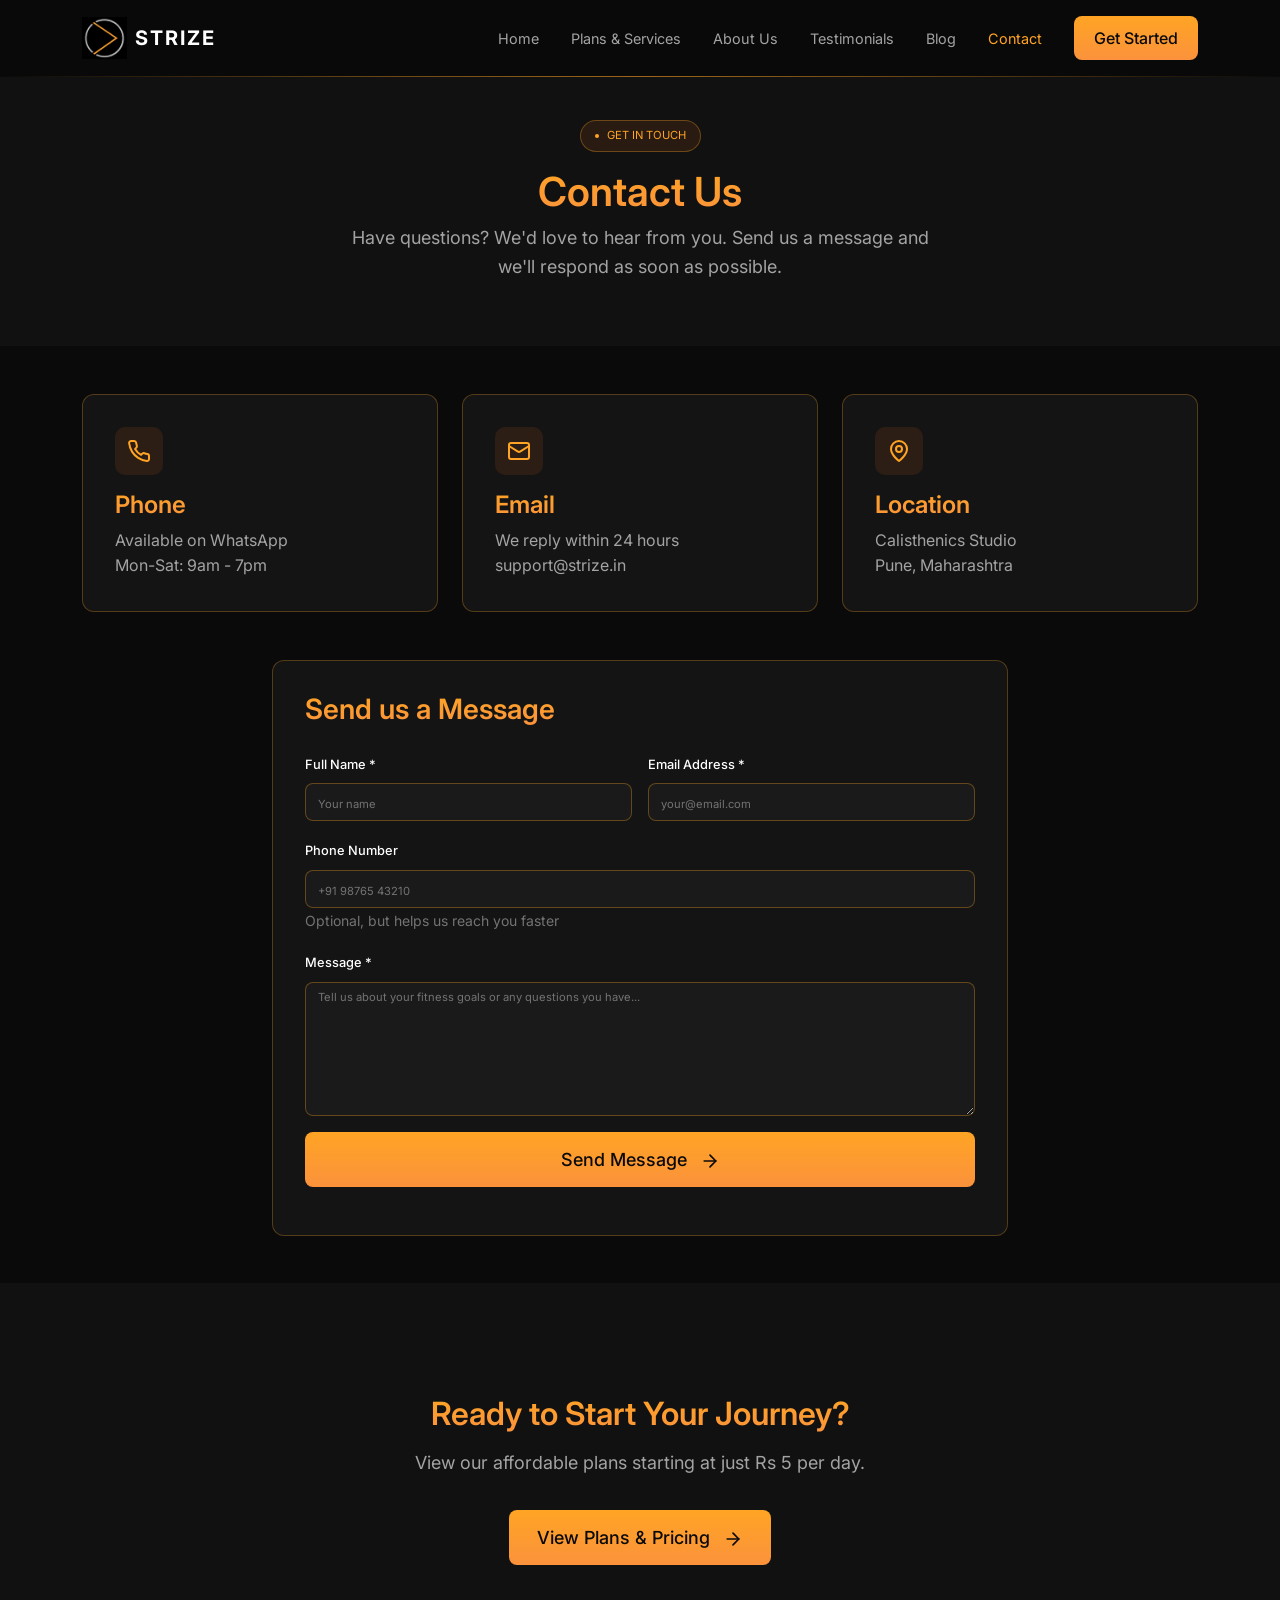
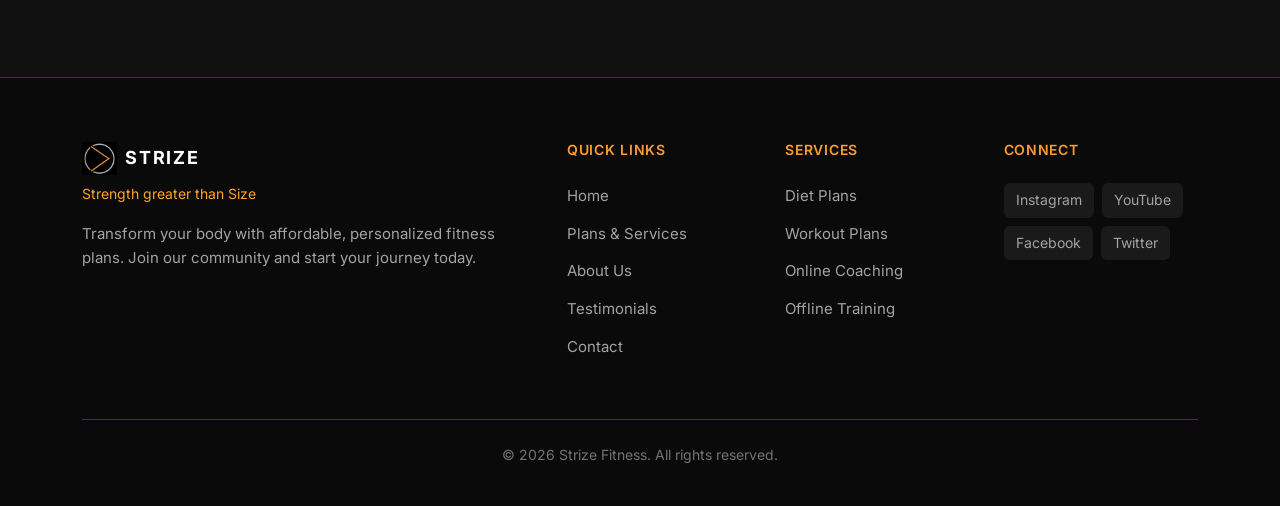
<file: contact.html>
<!DOCTYPE html>
<html lang="en">

<head>
  <meta charset="UTF-8">
  <meta name="viewport" content="width=device-width, initial-scale=1.0">
  <title>Contact Us - Strize Fitness</title>
  <meta name="description"
    content="Get in touch with Strize Fitness. We're here to help you start your transformation journey.">
  <link rel="preconnect" href="https://fonts.googleapis.com">
  <link rel="preconnect" href="https://fonts.gstatic.com" crossorigin>
  <link href="https://fonts.googleapis.com/css2?family=Inter:wght@400;500;600;700&display=swap" rel="stylesheet">
  <link href="https://cdn.jsdelivr.net/npm/bootstrap@5.3.3/dist/css/bootstrap.min.css" rel="stylesheet">
  <link href="./css/styles.css" rel="stylesheet">
  <script src="./js/scroll.js"></script>
  <script src="./js/active-link.js"></script>
</head>

<body>
  <!-- Navigation -->
  <nav class="navbar navbar-expand-lg fixed-top">
    <div class="container animate-children">
      <a class="navbar-brand" href="index.html">
        <img src="./assets/strize_logo_dark.jpeg" width="45" alt="">
        STRIZE
      </a>
      <button class="navbar-toggler" type="button" data-bs-toggle="collapse" data-bs-target="#navbarNav">
        <span class="navbar-toggler-icon"></span>
      </button>
      <div class="collapse navbar-collapse" id="navbarNav">
        <ul class="navbar-nav ms-auto me-3">
          <li class="nav-item">
            <a class="nav-link active" href="index.html">Home</a>
          </li>
          <li class="nav-item">
            <a class="nav-link" href="plans.html">Plans & Services</a>
          </li>
          <li class="nav-item">
            <a class="nav-link" href="about.html">About Us</a>
          </li>
          <li class="nav-item">
            <a class="nav-link" href="testimonials.html">Testimonials</a>
          </li>
          <li class="nav-item">
            <a class="nav-link" href="blog.html">Blog</a>
          </li>
          <li class="nav-item">
            <a class="nav-link" href="contact.html">Contact</a>
          </li>
        </ul>
        <button class="btn btn-accent" data-bs-toggle="modal" data-bs-target="#contactModal">Get Started</button>
      </div>
    </div>
  </nav>

  <!-- Hero -->
  <section data-animate-section class="section bg-secondary-dark" style="padding-top: 120px;">
    <div class="container animate-children text-center">
      <span class="section-tag">Get In Touch</span>
      <h1>Contact Us</h1>
      <p class="section-desc mx-auto" style="max-width: 600px;">Have questions? We'd love to hear from you. Send us a
        message and we'll respond as soon as possible.</p>
    </div>
  </section>

  <!-- Contact Section -->
  <section data-animate-section class="section">
    <div class="container animate-children">
      <div class="row g-4 mb-5">
        <div class="col-lg-4 col-md-6">
          <div class="contact-info-card">
            <div class="contact-icon">
              <svg xmlns="http://www.w3.org/2000/svg" width="24" height="24" viewBox="0 0 24 24" fill="none"
                stroke="currentColor" stroke-width="2" stroke-linecap="round" stroke-linejoin="round">
                <path
                  d="M22 16.92v3a2 2 0 0 1-2.18 2 19.79 19.79 0 0 1-8.63-3.07 19.5 19.5 0 0 1-6-6 19.79 19.79 0 0 1-3.07-8.67A2 2 0 0 1 4.11 2h3a2 2 0 0 1 2 1.72 12.84 12.84 0 0 0 .7 2.81 2 2 0 0 1-.45 2.11L8.09 9.91a16 16 0 0 0 6 6l1.27-1.27a2 2 0 0 1 2.11-.45 12.84 12.84 0 0 0 2.81.7A2 2 0 0 1 22 16.92z" />
              </svg>
            </div>
            <h4>Phone</h4>
            <p class="text-secondary-custom mb-0">Available on WhatsApp<br>Mon-Sat: 9am - 7pm</p>
          </div>
        </div>
        <div class="col-lg-4 col-md-6">
          <div class="contact-info-card">
            <div class="contact-icon">
              <svg xmlns="http://www.w3.org/2000/svg" width="24" height="24" viewBox="0 0 24 24" fill="none"
                stroke="currentColor" stroke-width="2" stroke-linecap="round" stroke-linejoin="round">
                <rect width="20" height="16" x="2" y="4" rx="2" />
                <path d="m22 7-8.97 5.7a1.94 1.94 0 0 1-2.06 0L2 7" />
              </svg>
            </div>
            <h4>Email</h4>
            <p class="text-secondary-custom mb-0">We reply within 24 hours<br>support@strize.in</p>
          </div>
        </div>
        <div class="col-lg-4 col-md-6">
          <div class="contact-info-card">
            <div class="contact-icon">
              <svg xmlns="http://www.w3.org/2000/svg" width="24" height="24" viewBox="0 0 24 24" fill="none"
                stroke="currentColor" stroke-width="2" stroke-linecap="round" stroke-linejoin="round">
                <path d="M20 10c0 6-8 12-8 12s-8-6-8-12a8 8 0 0 1 16 0Z" />
                <circle cx="12" cy="10" r="3" />
              </svg>
            </div>
            <h4>Location</h4>
            <p class="text-secondary-custom mb-0">Calisthenics Studio<br>Pune, Maharashtra</p>
          </div>
        </div>
      </div>

      <div class="row justify-content-center">
        <div class="col-lg-8">
          <div class="contact-form-card">
            <h3 class="mb-4">Send us a Message</h3>
            <form id="pageContactForm">
              <div class="row g-3">
                <div class="col-md-6">
                  <label for="pageContactName" class="form-label">Full Name *</label>
                  <input type="text" class="form-control" id="pageContactName" placeholder="Your name" required>
                </div>
                <div class="col-md-6">
                  <label for="pageContactEmail" class="form-label">Email Address *</label>
                  <input type="email" class="form-control" id="pageContactEmail" placeholder="your@email.com" required>
                </div>
                <div class="col-12">
                  <label for="pageContactPhone" class="form-label">Phone Number</label>
                  <input type="tel" class="form-control" id="pageContactPhone" placeholder="+91 98765 43210">
                  <small class="form-text">Optional, but helps us reach you faster</small>
                </div>
                <div class="col-12">
                  <label for="pageContactMessage" class="form-label">Message *</label>
                  <textarea class="form-control" id="pageContactMessage" rows="5"
                    placeholder="Tell us about your fitness goals or any questions you have..." required></textarea>
                </div>
                <div class="col-12">
                  <button type="submit" class="btn btn-accent btn-lg-custom w-100">
                    Send Message
                    <svg xmlns="http://www.w3.org/2000/svg" width="20" height="20" viewBox="0 0 24 24" fill="none"
                      stroke="currentColor" stroke-width="2" stroke-linecap="round" stroke-linejoin="round"
                      class="ms-2">
                      <path d="M5 12h14" />
                      <path d="m12 5 7 7-7 7" />
                    </svg>
                  </button>
                </div>
              </div>
            </form>
            <div id="pageFormAlert" class="mt-3"></div>
          </div>
        </div>
      </div>
    </div>
  </section>

  <!-- CTA -->
  <section data-animate-section class="section bg-secondary-dark">
    <div class="container animate-children">
      <div class="cta-card">
        <h2>Ready to Start Your Journey?</h2>
        <p class="text-secondary-custom">View our affordable plans starting at just Rs 5 per day.</p>
        <a href="plans.html" class="btn btn-accent btn-lg-custom">View Plans & Pricing
          <svg xmlns="http://www.w3.org/2000/svg" width="20" height="20" viewBox="0 0 24 24" fill="none"
            stroke="currentColor" stroke-width="2" stroke-linecap="round" stroke-linejoin="round" class="ms-2">
            <path d="M5 12h14" />
            <path d="m12 5 7 7-7 7" />
          </svg>
        </a>
      </div>
    </div>
  </section>

  <!-- Contact Modal -->
  <div class="modal fade" id="contactModal" tabindex="-1" aria-labelledby="contactModalLabel" aria-hidden="true">
    <div class="modal-dialog modal-dialog-centered">
      <div class="modal-content">
        <div class="modal-header">
          <h5 class="modal-title" id="contactModalLabel">Get Started with Strize</h5>
          <button type="button" class="btn-close" data-bs-dismiss="modal" aria-label="Close"></button>
        </div>
        <div class="modal-body">
          <form id="contactForm">
            <div class="mb-3">
              <label for="contactName" class="form-label">Full Name *</label>
              <input type="text" class="form-control" id="contactName" placeholder="Your name" required>
            </div>
            <div class="mb-3">
              <label for="contactEmail" class="form-label">Email Address *</label>
              <input type="email" class="form-control" id="contactEmail" placeholder="your@email.com" required>
            </div>
            <div class="mb-3">
              <label for="contactPhone" class="form-label">Phone Number</label>
              <input type="tel" class="form-control" id="contactPhone" placeholder="+91 98765 43210">
            </div>
            <div class="mb-3">
              <label for="contactMessage" class="form-label">Message *</label>
              <textarea class="form-control" id="contactMessage" rows="4"
                placeholder="Tell us about your fitness goals..." required></textarea>
            </div>
          </form>
        </div>
        <div class="modal-footer">
          <button type="button" class="btn btn-outline-custom" data-bs-dismiss="modal">Cancel</button>
          <button type="submit" form="contactForm" class="btn btn-accent">
            Send Message
            <svg xmlns="http://www.w3.org/2000/svg" width="18" height="18" viewBox="0 0 24 24" fill="none"
              stroke="currentColor" stroke-width="2" stroke-linecap="round" stroke-linejoin="round" class="ms-1">
              <path d="M22 2 11 13" />
              <path d="m22 2-7 20-4-9-9-4 20-7z" />
            </svg>
          </button>
        </div>
      </div>
    </div>
  </div>

  <!-- Footer -->
  <footer class="footer">
    <div class="container animate-children">
      <div class="row g-5">
        <div class="col-lg-5">
          <a href="index.html" class="footer-logo">
            <img src="./assets/strize_logo_dark.jpeg" width="35" alt="">
            <span class="footer-logo-text">STRIZE</span>
          </a>
          <p class="footer-tagline">Strength greater than Size</p>
          <p class="footer-desc">Transform your body with affordable, personalized fitness plans. Join our community and
            start your journey today.</p>
        </div>
        <div class="col-lg-7">
          <div class="row g-4">
            <div class="col-6 col-md-4">
              <h5 class="footer-heading">Quick Links</h5>
              <ul class="footer-links">
                <li><a href="index.html">Home</a></li>
                <li><a href="plans.html">Plans & Services</a></li>
                <li><a href="about.html">About Us</a></li>
                <li><a href="testimonials.html">Testimonials</a></li>
                <li><a href="contact.html">Contact</a></li>
              </ul>
            </div>
            <div class="col-6 col-md-4">
              <h5 class="footer-heading">Services</h5>
              <ul class="footer-links">
                <li><a href="plans.html">Diet Plans</a></li>
                <li><a href="plans.html">Workout Plans</a></li>
                <li><a href="plans.html">Online Coaching</a></li>
                <li><a href="plans.html">Offline Training</a></li>
              </ul>
            </div>
            <div class="col-12 col-md-4">
              <h5 class="footer-heading">Connect</h5>
              <div class="footer-social">
                <a href="https://instagram.com" target="_blank" rel="noopener">Instagram</a>
                <a href="https://youtube.com" target="_blank" rel="noopener">YouTube</a>
                <a href="https://facebook.com" target="_blank" rel="noopener">Facebook</a>
                <a href="https://twitter.com" target="_blank" rel="noopener">Twitter</a>
              </div>
            </div>
          </div>
        </div>
      </div>
      <div class="footer-bottom">
        <p class="footer-copyright">&copy; 2026 Strize Fitness. All rights reserved.</p>
      </div>
    </div>
  </footer>


</body>

</html>
</file>
<file: css/styles.css>
[data-animate-section] .animate-children>* {
    opacity: 0;
    transform: translateY(30px);
    transition: opacity 0.8s cubic-bezier(0.25, 1, 0.5, 1),
        transform 0.8s cubic-bezier(0.25, 1, 0.5, 1);
    will-change: opacity, transform;
}

/* Active state: Fade in and move to original position */
.active.animate-children>*,
.active .animate-children>* {
    opacity: 1;
    transform: translateY(0);
}

/* Automatic staggered delays for children */
.active .animate-children>*:nth-child(1) {
    transition-delay: 0.1s;
}

.active .animate-children>*:nth-child(2) {
    transition-delay: 0.2s;
}

.active .animate-children>*:nth-child(3) {
    transition-delay: 0.3s;
}

.active .animate-children>*:nth-child(4) {
    transition-delay: 0.4s;
}

.active .animate-children>*:nth-child(5) {
    transition-delay: 0.5s;
}

.active .animate-children>*:nth-child(6) {
    transition-delay: 0.6s;
}












:root {
    --bg-primary: #0a0a0a;
    --bg-secondary: #111111;
    --bg-tertiary: #1a1a1a;
    --bg-card: #141414;
    --text-primary: #ffffff;
    --text-secondary: #a3a3a3;
    --text-muted: #737373;
    --accent-primary: #ffa424;
    --accent-secondary: #fb923c;
    --accent-hover: #ffa424;
    --border-color: #ffa42452;
    --border-subtle: #ffa42447;
}

* {
    margin: 0;
    padding: 0;
    box-sizing: border-box;
}

html {
    scroll-behavior: smooth;
}

body {
    font-family: 'Inter', -apple-system, BlinkMacSystemFont, 'Segoe UI', Roboto, sans-serif;
    background: var(--bg-primary);
    color: var(--text-primary);
    line-height: 1.6;
}

a {
    color: inherit;
    text-decoration: none;
}

img {
    max-width: 100%;
    height: auto;
}

h1,
h2,
h3,
h4,
h5,
h6 {
    font-weight: 600;
    line-height: 1.2;
    background: linear-gradient(180deg, var(--accent-primary) 0%, var(--accent-secondary) 100%);
    -webkit-background-clip: text;
    -webkit-text-fill-color: transparent;
}

.article-content p {
    font-weight: normal !important;
}

/* Header */
.navbar {
    background: rgba(10, 10, 10, 0.95);
    backdrop-filter: blur(12px);
    -webkit-backdrop-filter: blur(12px);
    border-bottom: 1px solid transparent;
    border-image: linear-gradient(to right, transparent 0%, rgba(255, 164, 36, 0.4) 30%, rgba(255, 164, 36, 0.6) 50%, rgba(255, 164, 36, 0.4) 70%, transparent 100%);
    border-image-slice: 1;
    padding: 0.75rem 0;
    position: fixed;
    top: 0;
    left: 0;
    width: 100%;
    z-index: 1000;
    transition: background-color 0.3s ease, padding 0.3s ease;
}

.navbar.scrolled {
    background: rgba(10, 10, 10, 0.75);
    padding: 0.5rem 0;
}


.navbar-brand {
    display: flex;
    align-items: center;
    gap: 0.5rem;
    font-weight: 700;
    font-size: 1.25rem;
    letter-spacing: 0.1em;
    color: var(--text-primary) !important;
}

.navbar-brand svg {
    color: var(--accent-primary);
}

.nav-link {
    font-weight: normal !important;
    color: var(--text-secondary) !important;
    transition: color 0.15s ease;
    padding: 0.5rem 1rem !important;
    font-size: 0.9rem;
}

.nav-link:hover,
.nav-link.active {
    color: var(--accent-primary) !important;
}

.navbar-toggler {
    border-color: var(--border-color);
    padding: 0.5rem;
}

.navbar-toggler-icon {
    background-image: url("data:image/svg+xml,%3csvg xmlns='http://www.w3.org/2000/svg' viewBox='0 0 30 30'%3e%3cpath stroke='rgba(255, 255, 255, 0.75)' stroke-linecap='round' stroke-miterlimit='10' stroke-width='2' d='M4 7h22M4 15h22M4 23h22'/%3e%3c/svg%3e");
}

.btn-accent {
    background: linear-gradient(180deg, var(--accent-primary) 0%, var(--accent-secondary) 100%);
    color: var(--bg-primary);
    font-weight: 500;
    border: none;
    padding: 0.625rem 1.25rem;
    border-radius: 8px;
    transition: all 0.15s ease;
}

.btn-accent:hover {
    background: linear-gradient(0deg, var(--accent-primary) 0%, var(--accent-secondary) 100%);
    color: var(--bg-primary);
    transform: translateY(-1px);
    border: none;
}

.btn-outline-custom {
    background: transparent;
    color: var(--text-primary);
    border: 1px solid #ffa42452;
    padding: 0.625rem 1.25rem;
    border-radius: 8px;
    transition: all 0.15s ease;
}

.btn-outline-custom:hover {
    border-color: var(--accent-primary);
    color: var(--accent-primary);
}

.btn-lg-custom {
    padding: 0.875rem 1.75rem;
    font-size: 1.125rem;
}

/* Hero Section */
.hero {
    min-height: 100vh;
    display: flex;
    align-items: center;
    padding-top: 72px;
    position: relative;
    overflow: hidden;
}

.hero::before {
    content: '';
    position: absolute;
    top: 0;
    left: 50%;
    transform: translateX(-50%);
    width: 100%;
    height: 60%;
    background: radial-gradient(ellipse 80% 50% at 50% -20%, rgba(249, 115, 22, 0.15), transparent);
    pointer-events: none;
}

.hero-content {
    position: relative;
    z-index: 1;
    text-align: center;
    max-width: 800px;
    margin: 0 auto;
    padding: 60px 0px;
}

.badge-price {
    display: inline-block;
    padding: 0.5rem 1rem;
    background: var(--bg-tertiary);
    border: 1px solid var(--accent-primary);
    border-radius: 100px;
    font-size: 0.875rem;
    font-weight: 500;
    color: var(--accent-primary);
    margin-bottom: 1.5rem;
}

.hero-title {
    font-size: clamp(2.5rem, 5vw, 4rem);
    margin-bottom: 1.5rem;
    letter-spacing: -0.02em;
}

.gradient-text {
    background: linear-gradient(135deg, var(--accent-primary), var(--accent-secondary));
    -webkit-background-clip: text;
    -webkit-text-fill-color: transparent;
    background-clip: text;
}

.hero-subtitle {
    font-size: 1.1rem;
    color: var(--text-secondary);
    max-width: 600px;
    margin: 0 auto 2rem;
    line-height: 1.6;
    font-weight: normal;
}

.hero-stats {
    display: flex;
    align-items: center;
    justify-content: center;
    gap: 1.5rem;
    padding: 1rem 1.5rem;
    /* background: var(--bg-secondary); */
    border-radius: 12px;
    /* border: 1px solid var(--border-subtle); */
    max-width: fit-content;
    margin: 2rem auto 0;
}

.stat {
    display: flex;
    justify-content: center;
    align-items: center;
    gap: 5px;
}

.stat-value,
.stat-label {
    font-size: 0.8rem;
    font-weight: 500;
    color: var(--accent-primary);
    display: block;
}

/* .stat-label {
    font-size: 0.875rem;
    color: var(--text-muted);
} */

/* .stat-divider {
    width: 1px;
    height: 40px;
    background: var(--border-color);
} */

.stat-divider {
    width: 3px;
    /* Width of the circle */
    height: 3px;
    /* Height of the circle (must match width) */
    background-color: var(--accent-primary);
    /* Change this to match your brand color */
    border-radius: 50%;
    /* Turns the square into a perfect circle */
    flex-shrink: 0;
    /* Prevents the circle from squishing on small screens */
}

/* Section Styles */
.section {
    padding: 3rem 0;
}

.section-tag {
    display: inline-flex;
    align-items: center;
    padding: 0.375rem 0.875rem;
    background: rgba(249, 115, 22, 0.1);
    border-radius: 100px;
    font-size: 0.7rem;
    font-weight: normal;
    color: var(--accent-primary);
    margin-bottom: 1rem;
    border: 1px solid #ffa42452;
    gap: 8px;
    text-transform: uppercase;
}

.section-tag::before {
    content: "";
    width: 4px;
    height: 4px;
    background-color: var(--accent-primary);
    border-radius: 50%;
    display: inline-block;
}

.section-header {
    text-align: center;
    max-width: 600px;
    margin: 0 auto 3rem;
}

.section-header h2 {
    margin-bottom: 1rem;
}

.section-desc {
    font-size: 1.125rem;
    color: var(--text-secondary);
}

/* Cards */
.card-custom {
    background: var(--bg-card);
    border: 1px solid var(--border-subtle);
    border-radius: 12px;
    overflow: hidden;
    transition: all 0.25s ease;
}

.card-custom:hover {
    border-color: var(--border-color);
    transform: translateY(-2px);
}

.card-custom .card-img-top {
    height: 200px;
    object-fit: cover;
    transition: transform 0.4s ease;
}

.card-custom:hover .card-img-top {
    transform: scale(1.05);
}

.card-body-custom {
    padding: 1.5rem;
}

.card-icon {
    width: 48px;
    height: 48px;
    display: flex;
    align-items: center;
    justify-content: center;
    background: var(--bg-primary);
    border-radius: 10px;
    color: var(--accent-primary);
    margin-top: -2.5rem;
    margin-bottom: 1rem;
    position: relative;
    z-index: 1;
}

/* Feature Cards */
.feature-card {
    position: relative;
}

.feature-card .card-icon {
    position: absolute;
    bottom: 1rem;
    left: 1rem;
    margin: 0;
}

/* Testimonial Cards */
.testimonial-card {
    padding: 1.5rem;
    display: flex;
    flex-direction: column;
}

.testimonial-quote {
    font-size: 0.9375rem;
    font-style: italic;
    color: var(--text-secondary);
    line-height: 1.7;
    flex: 1;
    margin-bottom: 1.5rem;
}

.testimonial-author {
    display: flex;
    align-items: center;
    gap: 1rem;
    padding-top: 1.5rem;
    border-top: 1px solid var(--border-subtle);
}

.author-avatar {
    width: 48px;
    height: 48px;
    border-radius: 50%;
    object-fit: cover;
}

.author-name {
    font-weight: 600;
    color: var(--text-primary);
    display: block;
}

.author-role {
    font-size: 0.875rem;
    color: var(--accent-primary);
}

/* Pricing Cards */
.pricing-card {
    background: var(--bg-card);
    border: 1px solid var(--border-subtle);
    border-radius: 12px;
    padding: 2rem;
    position: relative;
    height: 100%;
}

.pricing-card.popular {
    border-color: var(--accent-primary);
    background: linear-gradient(180deg, rgba(249, 115, 22, 0.05), transparent);
}

.popular-badge {
    position: absolute;
    top: -12px;
    left: 50%;
    transform: translateX(-50%);
    display: flex;
    align-items: center;
    gap: 0.25rem;
    padding: 0.375rem 1rem;
    background: var(--accent-primary);
    color: var(--bg-primary);
    font-size: 0.75rem;
    font-weight: 600;
    border-radius: 100px;
    white-space: nowrap;
}

.plan-icon {
    width: 48px;
    height: 48px;
    display: flex;
    align-items: center;
    justify-content: center;
    background: var(--bg-tertiary);
    border-radius: 10px;
    color: var(--accent-primary);
    margin-bottom: 1rem;
}

.plan-name {
    font-size: 1.25rem;
    margin-bottom: 0.5rem;
}

.plan-description {
    font-size: 0.9375rem;
    color: var(--text-secondary);
    margin-bottom: 1.5rem;
}

.plan-price {
    margin-bottom: 0.25rem;
}

.price-amount {
    font-size: 2.5rem;
    font-weight: 700;
    color: var(--text-primary);
}

.price-period {
    font-size: 1rem;
    color: var(--text-muted);
}

.price-note {
    font-size: 0.8125rem;
    color: var(--text-muted);
    margin-bottom: 1.5rem;
}

.plan-features {
    list-style: none;
    padding: 0;
    margin-bottom: 1.5rem;
}

.plan-features li {
    display: flex;
    align-items: center;
    gap: 0.5rem;
    padding: 0.5rem 0;
    font-size: 0.9375rem;
    color: var(--text-secondary);
}

.plan-features li svg {
    color: var(--accent-primary);
    flex-shrink: 0;
}

/* About Section */
.about-images {
    position: relative;
    height: 500px;
}

.about-img-1 {
    position: absolute;
    top: 0;
    right: 0;
    width: 70%;
    height: 350px;
    object-fit: cover;
    border-radius: 12px;
}

.about-img-2 {
    position: absolute;
    bottom: 0;
    left: 0;
    width: 50%;
    height: 300px;
    object-fit: cover;
    border-radius: 12px;
    border: 4px solid var(--bg-primary);
}

/* Values Grid */
.value-card {
    background: var(--bg-card);
    border: 1px solid var(--border-subtle);
    border-radius: 12px;
    padding: 2rem;
    text-align: center;
    height: 100%;
    transition: all 0.25s ease;
}

.value-card:hover {
    border-color: var(--border-color);
    transform: translateY(-2px);
}

.value-icon {
    width: 56px;
    height: 56px;
    display: flex;
    align-items: center;
    justify-content: center;
    background: var(--bg-tertiary);
    border-radius: 12px;
    color: var(--accent-primary);
    margin: 0 auto 1rem;
}

.value-card h4 {
    font-size: 1.125rem;
    margin-bottom: 0.5rem;
}

.value-card p {
    font-size: 0.9375rem;
    line-height: 1.6;
}

/* CTA Card */
.cta-card {
    /* border: 1px solid var(--text-secondary); */
    border-radius: 16px;
    padding: 4rem;
    text-align: center;
}

.cta-card h2 {
    margin-bottom: 1rem;
}

.cta-card p {
    max-width: 500px;
    margin: 0 auto 2rem;
    font-size: 1.125rem;
}

/* Footer */
.footer {
    border-top: 1px solid var(--border-subtle);
    padding-top: 4rem;
}

.footer-section {
    background-color: #111111;
}

.footer-logo {
    display: inline-flex;
    align-items: center;
    gap: 0.5rem;
    margin-bottom: 0.5rem;
}

.footer-logo svg {
    color: var(--accent-primary);
}

.footer-logo-text {
    font-size: 1.125rem;
    font-weight: 700;
    letter-spacing: 0.1em;
}

.footer-tagline {
    font-size: 0.875rem;
    color: var(--accent-primary);
    margin-bottom: 1rem;
}

.footer-desc {
    font-size: 0.9375rem;
    line-height: 1.6;
    color: var(--text-secondary);
}

.footer-heading {
    font-size: 0.875rem;
    font-weight: 600;
    text-transform: uppercase;
    letter-spacing: 0.05em;
    margin-bottom: 1.5rem;
    color: var(--text-primary);
}

.footer-links {
    list-style: none;
    padding: 0;
    margin: 0;
}

.footer-links li {
    margin-bottom: 0.75rem;
}

.footer-links a {
    font-size: 0.9375rem;
    color: var(--text-secondary);
    transition: color 0.15s ease;
}

.footer-links a:hover {
    color: var(--accent-primary);
}

.footer-social {
    display: flex;
    flex-wrap: wrap;
    gap: 0.5rem;
}

.footer-social a {
    display: inline-flex;
    align-items: center;
    padding: 0.375rem 0.75rem;
    border-radius: 6px;
    background: var(--bg-tertiary);
    color: var(--text-secondary);
    font-size: 0.875rem;
    transition: all 0.15s ease;
}

.footer-social a:hover {
    background: var(--accent-primary);
    color: var(--bg-primary);
}

.footer-bottom {
    border-top: 1px solid var(--border-subtle);
    padding: 1.5rem 0;
    margin-top: 3rem;
    text-align: center;
}

.footer-copyright {
    font-size: 0.875rem;
    color: var(--text-muted);
}

/* Stats Section */
.stats-grid {
    display: grid;
    grid-template-columns: repeat(4, 1fr);
    gap: 2rem;
    text-align: center;
}

.stat-item {
    display: flex;
    flex-direction: column;
    gap: 0.5rem;
}

.stat-number {
    font-size: 3rem;
    font-weight: 700;
    color: var(--accent-primary);
    line-height: 1;
}

.stats-section {
    background: var(--bg-secondary);
}

/* Rating Stars */
.rating {
    display: flex;
    gap: 2px;
    color: var(--accent-primary);
}

/* Testimonial Highlight */
.testimonial-highlight {
    margin-bottom: 1.5rem;
}

.testimonial-highlight span {
    display: inline-block;
    padding: 0.375rem 0.75rem;
    background: rgba(249, 115, 22, 0.1);
    border-radius: 100px;
    font-size: 0.8125rem;
    font-weight: 500;
    color: var(--accent-primary);
}

/* Quote Icon */
.quote-icon {
    color: var(--accent-primary);
    opacity: 0.5;
}

/* Responsive */
@media (max-width: 991px) {
    .hero-stats {
        flex-wrap: wrap;
        gap: 1rem;
        padding: 1rem;
    }

    .stat-divider {
        display: none;
    }

    .about-images {
        height: 400px;
        margin-bottom: 2rem;
    }

    .about-img-1 {
        width: 80%;
        height: 300px;
    }

    .about-img-2 {
        width: 55%;
        height: 250px;
    }

    .stats-grid {
        grid-template-columns: repeat(2, 1fr);
    }
}

@media (max-width: 767px) {
    .section {
        padding: 3rem 0;
    }

    .hero {
        min-height: auto;
        padding: 5rem 0 3rem;
    }

    .hero-title {
        font-size: 2rem;
    }

    .hero-subtitle {
        font-size: 1rem;
    }

    .cta-card {
        padding: 2rem;
    }

    .stat-number {
        font-size: 2.5rem;
    }
}

/* Utility Classes */
.bg-secondary-dark {
    background: var(--bg-secondary);
}

.text-accent {
    color: var(--text-secondary);
}

.text-secondary-custom {
    color: var(--text-secondary);
}

/* Contact Form Styles */
.form-alert {
    margin-bottom: 1rem;
    border-radius: 8px;
}

.form-alert.alert-success {
    background: rgba(34, 197, 94, 0.1);
    border: 1px solid rgba(34, 197, 94, 0.3);
    color: #22c55e;
}

.form-alert.alert-danger {
    background: rgba(239, 68, 68, 0.1);
    border: 1px solid rgba(239, 68, 68, 0.3);
    color: #ef4444;
}

.modal-content {
    background: var(--bg-card);
    border: 1px solid #ffa42452;
    border-radius: 16px;
}

.modal-header {
    border-bottom: 1px solid var(--border-subtle);
    padding: 1.5rem;
}

.modal-title {
    color: var(--text-primary);
}

.btn-close {
    filter: invert(1) brightness(0.8);
}

.modal-body {
    padding: 1.5rem;
}

.modal-footer {
    border-top: 1px solid var(--border-subtle);
    padding: 1rem 1.5rem;
}

.form-label {
    color: var(--text-primary);
    font-weight: 500;
    margin-bottom: 0.5rem;
    font-size: 0.8rem;
}

.form-control {
    background: var(--bg-tertiary);
    border: 1px solid var(--border-color);
    color: var(--text-primary);
    border-radius: 8px;
}

.form-control:focus {
    background: var(--bg-tertiary);
    border-color: var(--accent-primary);
    color: var(--text-primary);
    box-shadow: 0 0 0 3px rgba(249, 115, 22, 0.1);
}

.form-control::placeholder {
    color: var(--text-muted);
    font-size: 0.7rem;
}

.form-text {
    color: var(--text-muted);
}

/* Contact Page */
.contact-info-card {
    background: var(--bg-card);
    border: 1px solid var(--border-subtle);
    border-radius: 12px;
    padding: 2rem;
    height: 100%;
}

.contact-icon {
    width: 48px;
    height: 48px;
    display: flex;
    align-items: center;
    justify-content: center;
    background: rgba(249, 115, 22, 0.1);
    border-radius: 10px;
    color: var(--accent-primary);
    margin-bottom: 1rem;
}

.contact-info-card h4 {
    margin-bottom: 0.5rem;
}

.contact-info-card p {
    color: var(--text-secondary);
}

.contact-form-card {
    background: var(--bg-card);
    border: 1px solid var(--border-subtle);
    border-radius: 12px;
    padding: 2rem;
}
</file>
